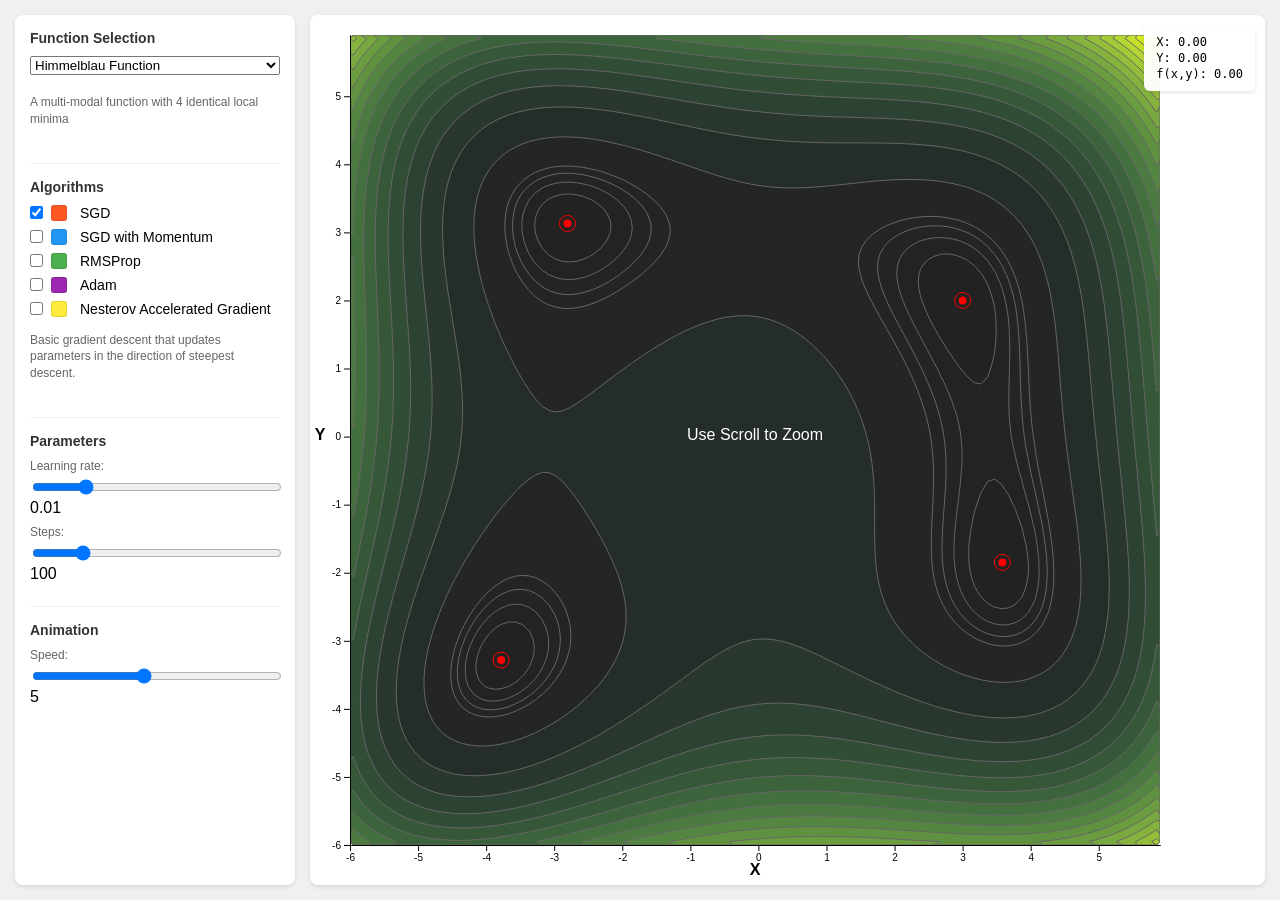
<file: cases/freelance/fe-tasks/algo-viz/algo-viz/index.html>
<!DOCTYPE html>
<html>
	<head>
		<meta charset="utf-8">
		<meta name="viewport" content="width=device-width, initial-scale=1">
		<title>Optimization Algorithm Visualization</title>
		<link rel="stylesheet" type="text/css" href="index.css">
	</head>
	<body>
		<div id="container">
			<div id="controls">
				<div class="control-group">
					<h3>Function Selection</h3>
					<select id="function-select" style="width: 100%; margin-bottom: 15px;">
						<option value="himmelblau">Himmelblau Function</option>
						<option value="rastrigin">Rastrigin Function</option>
						<option value="rosenbrock">Rosenbrock Function</option>
						<option value="booth">Booth Function</option>
						<option value="beale">Beale Function</option>
						<option value="threehumpcamel">Three-Hump Camel Function</option>
						<option value="matyas">Matyas Functionl</option>
					</select>
					<div id="function-description" style="font-size: 12px; margin-bottom: 20px;"></div>
				</div>

				<div class="control-group">
					<h3>Algorithms</h3>
					<div class="algorithm-options">
						<div class="algorithm-option">
							<input type="checkbox" id="algo-sgd" value="sgd" checked>
							<span class="algorithm-color-block algorithm-color-sgd"></span>
							<label for="algo-sgd">SGD</label>
						</div>
						<div class="algorithm-option">
							<input type="checkbox" id="algo-momentum" value="momentum">
							<span class="algorithm-color-block algorithm-color-momentum"></span>
							<label for="algo-momentum">SGD with Momentum</label>
						</div>
						<div class="algorithm-option">
							<input type="checkbox" id="algo-rmsprop" value="rmsprop">
							<span class="algorithm-color-block algorithm-color-rmsprop"></span>
							<label for="algo-rmsprop">RMSProp</label>
						</div>
						<div class="algorithm-option">
							<input type="checkbox" id="algo-adam" value="adam">
							<span class="algorithm-color-block algorithm-color-adam"></span>
							<label for="algo-adam">Adam</label>
						</div>
						<div class="algorithm-option">
							<input type="checkbox" id="algo-nag" value="nag">
							<span class="algorithm-color-block algorithm-color-nag"></span>
							<label for="algo-nag">Nesterov Accelerated Gradient</label>
						</div>
					</div>
					<div id="algorithm-description" style="font-size: 12px; margin-bottom: 20px;"></div>
				</div>

				<div class="control-group">
					<h3>Parameters</h3>
					<div class="parameter">
						<label>Learning rate:</label>
						<input type="range" id="learning-rate" min="0.0001" max="0.05" step="0.0001" value="0.01">
						<span id="learning-rate-value">0.01</span>
					</div>
					<div class="parameter">
						<label>Steps:</label>
						<input type="range" id="num-steps" min="10" max="500" step="1" value="100">
						<span id="steps-value">100</span>
					</div>
				</div>

				<div class="control-group">
					<h3>Animation</h3>
					<div class="parameter">
						<label>Speed:</label>
						<input type="range" id="animation-speed" min="1" max="10" step="1" value="5">
						<span id="speed-value">5</span>
					</div>
				</div>
			</div>

			<div id="graph-container">
				<div id="graph"></div>
				<div id="coordinates">
					<div>X: <span id="x-coord">0.00</span></div>
					<div>Y: <span id="y-coord">0.00</span></div>
					<div>f(x,y): <span id="f-val">0.00</span></div>
				</div>
			</div>
		</div>
		<!-- Load scripts at the end of body -->
		<script src="d3-v4-min.js"></script>
		<script src="d3-scale-chromatic.v1.min.js"></script>
		<script src="d3-contour-v1-min.js"></script>
		<script src="data.js"></script>
		<script src="drawft.js"></script>
		<script src="function.js"></script>
	</body>
</html>
</file>
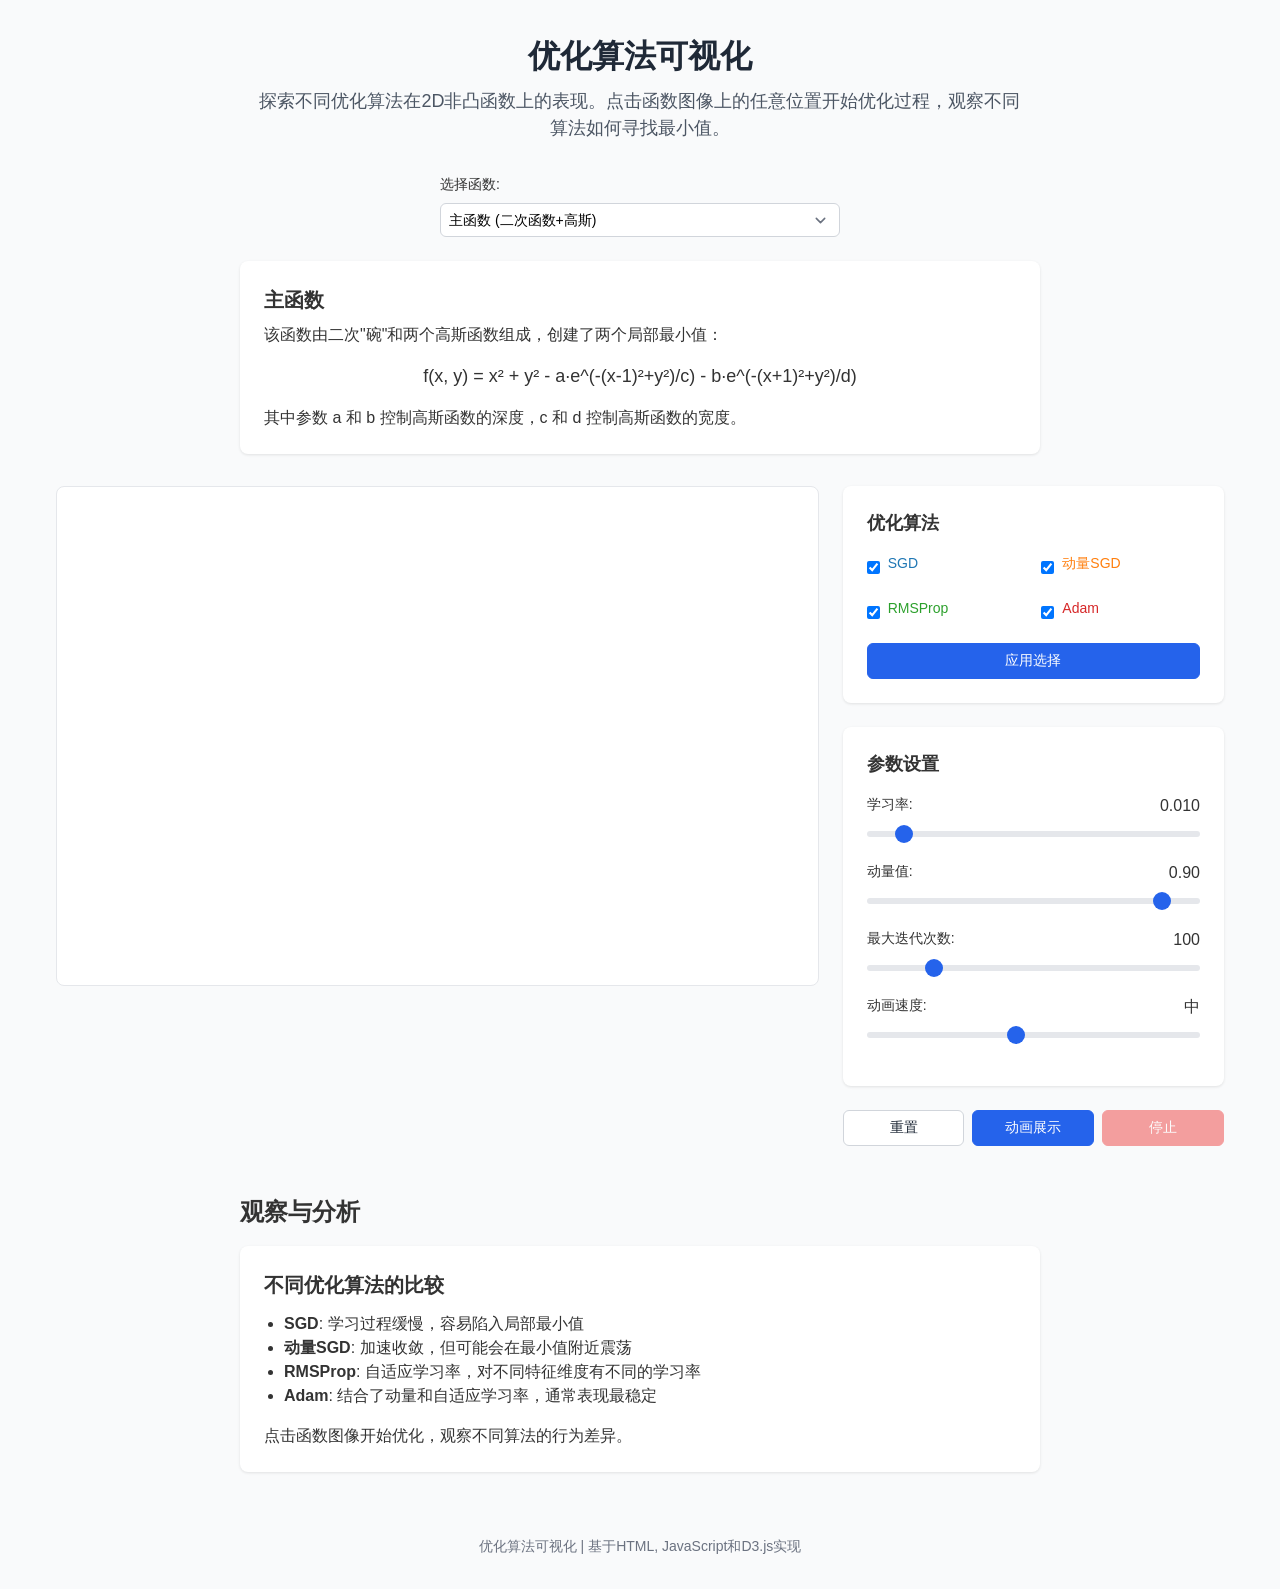
<file: cases/freelance/fe-tasks/algo-viz/demos/index.html>
<!DOCTYPE html>
<html lang="zh-CN">
<head>
  <meta charset="UTF-8">
  <meta name="viewport" content="width=device-width, initial-scale=1.0">
  <title>优化算法可视化</title>
  <!-- D3.js -->
  <script src="https://d3js.org/d3.v7.min.js"></script>
  <style>
    /* 基础样式 */
    * {
      box-sizing: border-box;
      margin: 0;
      padding: 0;
    }
    
    body {
      font-family: -apple-system, BlinkMacSystemFont, 'Segoe UI', Roboto, 'Helvetica Neue', Arial, sans-serif;
      line-height: 1.5;
      color: #333;
      background-color: #f9fafb;
    }
    
    .container {
      max-width: 1200px;
      margin: 0 auto;
      padding: 2rem 1rem;
    }
    
    header {
      text-align: center;
      margin-bottom: 2rem;
    }
    
    h1 {
      font-size: 2rem;
      font-weight: bold;
      color: #1f2937;
      margin-bottom: 0.5rem;
    }
    
    header p {
      font-size: 1.125rem;
      color: #4b5563;
      max-width: 48rem;
      margin: 0 auto;
    }
    
    /* 卡片样式 */
    .card {
      background-color: white;
      border-radius: 0.5rem;
      box-shadow: 0 1px 3px rgba(0, 0, 0, 0.1);
      padding: 1.5rem;
      margin-bottom: 1.5rem;
    }
    
    /* 网格布局 */
    .grid {
      display: grid;
      grid-template-columns: 1fr;
      gap: 1.5rem;
    }
    
    @media (min-width: 1024px) {
      .grid {
        grid-template-columns: 2fr 1fr;
      }
    }
    
    /* 可视化区域 */
    #visualization {
      width: 100%;
      height: 500px;
      border: 1px solid #e5e7eb;
      border-radius: 0.5rem;
      background-color: white;
    }
    
    /* 表单元素 */
    .form-group {
      margin-bottom: 1rem;
    }
    
    label {
      display: block;
      font-size: 0.875rem;
      font-weight: 500;
      margin-bottom: 0.5rem;
    }
    
    select, button {
      width: 100%;
      padding: 0.5rem;
      border-radius: 0.375rem;
      border: 1px solid #d1d5db;
      background-color: white;
      font-size: 0.875rem;
    }
    
    select {
      appearance: none;
      background-image: url("data:image/svg+xml,%3csvg xmlns='http://www.w3.org/2000/svg' fill='none' viewBox='0 0 20 20'%3e%3cpath stroke='%236b7280' stroke-linecap='round' stroke-linejoin='round' stroke-width='1.5' d='M6 8l4 4 4-4'/%3e%3c/svg%3e");
      background-position: right 0.5rem center;
      background-repeat: no-repeat;
      background-size: 1.5em 1.5em;
      padding-right: 2.5rem;
    }
    
    button {
      cursor: pointer;
      font-weight: 500;
      transition: background-color 0.2s;
    }
    
    button.primary {
      background-color: #2563eb;
      color: white;
      border-color: #2563eb;
    }
    
    button.primary:hover {
      background-color: #1d4ed8;
    }
    
    button.secondary {
      background-color: white;
      color: #1f2937;
    }
    
    button.secondary:hover {
      background-color: #f3f4f6;
    }
    
    button.danger {
      background-color: #ef4444;
      color: white;
      border-color: #ef4444;
    }
    
    button.danger:hover {
      background-color: #dc2626;
    }
    
    button:disabled {
      opacity: 0.5;
      cursor: not-allowed;
    }
    
    /* 滑块样式 */
    .slider-container {
      display: flex;
      flex-direction: column;
      margin-bottom: 1.5rem;
    }
    
    .slider-header {
      display: flex;
      justify-content: space-between;
      margin-bottom: 0.5rem;
    }
    
    .slider {
      -webkit-appearance: none;
      width: 100%;
      height: 6px;
      border-radius: 3px;
      background: #e5e7eb;
      outline: none;
    }
    
    .slider::-webkit-slider-thumb {
      -webkit-appearance: none;
      appearance: none;
      width: 18px;
      height: 18px;
      border-radius: 50%;
      background: #2563eb;
      cursor: pointer;
    }
    
    .slider::-moz-range-thumb {
      width: 18px;
      height: 18px;
      border-radius: 50%;
      background: #2563eb;
      cursor: pointer;
      border: none;
    }
    
    /* 复选框样式 */
    .checkbox-group {
      display: grid;
      grid-template-columns: 1fr 1fr;
      gap: 1rem;
      margin-bottom: 1rem;
    }
    
    .checkbox-container {
      display: flex;
      align-items: center;
    }
    
    .checkbox-container input[type="checkbox"] {
      margin-right: 0.5rem;
    }
    
    /* 进度条 */
    .progress-container {
      margin-top: 1rem;
    }
    
    .progress-header {
      display: flex;
      justify-content: space-between;
      margin-bottom: 0.5rem;
      font-size: 0.875rem;
    }
    
    .progress {
      width: 100%;
      height: 8px;
      background-color: #e5e7eb;
      border-radius: 4px;
      overflow: hidden;
    }
    
    .progress-bar {
      height: 100%;
      background-color: #2563eb;
      transition: width 0.2s;
    }
    
    /* 按钮组 */
    .button-group {
      display: flex;
      gap: 0.5rem;
      margin-top: 1rem;
    }
    
    .button-group button {
      flex: 1;
    }
    
    /* 页脚 */
    footer {
      text-align: center;
      margin-top: 4rem;
      color: #6b7280;
      font-size: 0.875rem;
    }
  </style>
</head>
<body>
  <div class="container">
    <header>
      <h1>优化算法可视化</h1>
      <p>探索不同优化算法在2D非凸函数上的表现。点击函数图像上的任意位置开始优化过程，观察不同算法如何寻找最小值。</p>
    </header>

    <div class="form-group" style="max-width: 400px; margin: 0 auto 1.5rem;">
      <label for="function-select">选择函数:</label>
      <select id="function-select">
        <option value="main">主函数 (二次函数+高斯)</option>
        <option value="rastrigin">Rastrigin 函数</option>
        <option value="rosenbrock">Rosenbrock 函数</option>
      </select>
    </div>

    <div class="card" style="max-width: 800px; margin: 0 auto 2rem;">
      <div id="function-description">
        <h3 style="font-size: 1.25rem; font-weight: 600; margin-bottom: 0.5rem;">主函数</h3>
        <p style="margin-bottom: 0.5rem;">该函数由二次"碗"和两个高斯函数组成，创建了两个局部最小值：</p>
        <p style="text-align: center; margin: 1rem 0; font-size: 1.125rem;">
          f(x, y) = x² + y² - a·e^(-(x-1)²+y²)/c) - b·e^(-(x+1)²+y²)/d)
        </p>
        <p>其中参数 a 和 b 控制高斯函数的深度，c 和 d 控制高斯函数的宽度。</p>
      </div>
    </div>

    <div class="grid">
      <div>
        <div id="visualization"></div>
        
        <!-- 进度条 -->
        <div id="progress-container" class="progress-container" style="display: none;">
          <div class="progress-header">
            <span>优化进度: 迭代 <span id="current-iteration">0</span>/<span id="max-iterations">100</span></span>
            <span id="progress-percentage">0%</span>
          </div>
          <div class="progress">
            <div id="progress-bar" class="progress-bar" style="width: 0%;"></div>
          </div>
        </div>
      </div>

      <div>
        <!-- 优化算法选择 -->
        <div class="card">
          <h3 style="font-size: 1.125rem; font-weight: 600; margin-bottom: 1rem;">优化算法</h3>
          <div class="checkbox-group">
            <div class="checkbox-container">
              <input type="checkbox" id="sgd-toggle" checked>
              <label for="sgd-toggle" style="display: inline; color: #1f77b4;">SGD</label>
            </div>
            <div class="checkbox-container">
              <input type="checkbox" id="momentum-toggle" checked>
              <label for="momentum-toggle" style="display: inline; color: #ff7f0e;">动量SGD</label>
            </div>
            <div class="checkbox-container">
              <input type="checkbox" id="rmsprop-toggle" checked>
              <label for="rmsprop-toggle" style="display: inline; color: #2ca02c;">RMSProp</label>
            </div>
            <div class="checkbox-container">
              <input type="checkbox" id="adam-toggle" checked>
              <label for="adam-toggle" style="display: inline; color: #d62728;">Adam</label>
            </div>
          </div>
          <button id="apply-button" class="primary">应用选择</button>
        </div>

        <!-- 参数设置 -->
        <div class="card" style="margin-top: 1.5rem;">
          <h3 style="font-size: 1.125rem; font-weight: 600; margin-bottom: 1rem;">参数设置</h3>
          
          <div class="slider-container">
            <div class="slider-header">
              <label for="learning-rate">学习率:</label>
              <span id="learning-rate-value">0.010</span>
            </div>
            <input type="range" id="learning-rate" class="slider" min="0.001" max="0.1" step="0.001" value="0.01">
          </div>
          
          <div class="slider-container">
            <div class="slider-header">
              <label for="momentum">动量值:</label>
              <span id="momentum-value">0.90</span>
            </div>
            <input type="range" id="momentum" class="slider" min="0" max="0.99" step="0.01" value="0.9">
          </div>
          
          <div class="slider-container">
            <div class="slider-header">
              <label for="iterations">最大迭代次数:</label>
              <span id="iterations-value">100</span>
            </div>
            <input type="range" id="iterations" class="slider" min="10" max="500" step="10" value="100">
          </div>
          
          <div class="slider-container">
            <div class="slider-header">
              <label for="animation-speed">动画速度:</label>
              <span id="animation-speed-value">中</span>
            </div>
            <input type="range" id="animation-speed" class="slider" min="10" max="100" step="10" value="50">
          </div>
        </div>

        <!-- 按钮组 -->
        <div class="button-group">
          <button id="reset-button" class="secondary">重置</button>
          <button id="animate-button" class="primary">动画展示</button>
          <button id="stop-button" class="danger" disabled>停止</button>
        </div>
      </div>
    </div>

    <div style="max-width: 800px; margin: 3rem auto 0;">
      <h2 style="font-size: 1.5rem; font-weight: 700; margin-bottom: 1rem;">观察与分析</h2>
      <div class="card">
        <h3 style="font-size: 1.25rem; font-weight: 600; margin-bottom: 0.75rem;">不同优化算法的比较</h3>
        <ul style="list-style-type: disc; padding-left: 1.25rem; margin-bottom: 1rem;">
          <li><strong>SGD</strong>: 学习过程缓慢，容易陷入局部最小值</li>
          <li><strong>动量SGD</strong>: 加速收敛，但可能会在最小值附近震荡</li>
          <li><strong>RMSProp</strong>: 自适应学习率，对不同特征维度有不同的学习率</li>
          <li><strong>Adam</strong>: 结合了动量和自适应学习率，通常表现最稳定</li>
        </ul>
        <p>点击函数图像开始优化，观察不同算法的行为差异。</p>
      </div>
    </div>

    <footer>
      <p>优化算法可视化 | 基于HTML, JavaScript和D3.js实现</p>
    </footer>
  </div>

  <script>
    // 函数定义
    const functions = {
      // 主函数：二次函数 + 两个高斯函数
      main: (x, y, params = {}) => {
        const a = 1.5;
        const b = 1.0;
        const c = 0.2;
        const d = 0.2;

        return (
          x * x + y * y - a * Math.exp(-((x - 1) * (x - 1) + y * y) / c) - b * Math.exp(-((x + 1) * (x + 1) + y * y) / d)
        );
      },

      // Rastrigin函数
      rastrigin: (x, y) => {
        const A = 10;
        return 2 * A + (x * x - A * Math.cos(2 * Math.PI * x)) + (y * y - A * Math.cos(2 * Math.PI * y));
      },

      // Rosenbrock函数
      rosenbrock: (x, y) => {
        const a = 1,
          b = 100;
        return Math.pow(a - x, 2) + b * Math.pow(y - x * x, 2);
      }
    };

    // 函数域范围配置
    const functionDomains = {
      main: {
        xDomain: [-2, 2],
        yDomain: [-2, 2]
      },
      rastrigin: {
        xDomain: [-5, 5],
        yDomain: [-5, 5]
      },
      rosenbrock: {
        xDomain: [-2, 2],
        yDomain: [-1, 3]
      }
    };

    // 函数描述
    const functionDescriptions = {
      main: `
        <h3 style="font-size: 1.25rem; font-weight: 600; margin-bottom: 0.5rem;">主函数</h3>
        <p style="margin-bottom: 0.5rem;">该函数由二次"碗"和两个高斯函数组成，创建了两个局部最小值：</p>
        <p style="text-align: center; margin: 1rem 0; font-size: 1.125rem;">
          f(x, y) = x² + y² - a·e^(-(x-1)²+y²)/c) - b·e^(-(x+1)²+y²)/d)
        </p>
        <p>其中参数 a 和 b 控制高斯函数的深度，c 和 d 控制高斯函数的宽度。</p>
      `,
      rastrigin: `
        <h3 style="font-size: 1.25rem; font-weight: 600; margin-bottom: 0.5rem;">Rastrigin 函数</h3>
        <p style="margin-bottom: 0.5rem;">Rastrigin 函数是一个经典的优化测试函数，具有多个局部最小值：</p>
        <p style="text-align: center; margin: 1rem 0; font-size: 1.125rem;">f(x, y) = 20 + x² - 10·cos(2πx) + y² - 10·cos(2πy)</p>
        <p>它由一个二次碗和正弦波组成，创建了大量的局部最小值，全局最小值位于 (0,0)。</p>
      `,
      rosenbrock: `
        <h3 style="font-size: 1.25rem; font-weight: 600; margin-bottom: 0.5rem;">Rosenbrock 函数</h3>
        <p style="margin-bottom: 0.5rem;">Rosenbrock 函数（香蕉函数）是另一个经典的优化测试函数：</p>
        <p style="text-align: center; margin: 1rem 0; font-size: 1.125rem;">f(x, y) = (1-x)² + 100(y-x²)²</p>
        <p>它的全局最小值位于弯曲的山谷内，算法通常很容易找到山谷，但很难找到山谷内的最小值。</p>
      `
    };

    // 计算梯度
    function gradient(func, x, y, params = {}, h = 1e-4) {
      const fx1 = func(x + h, y, params);
      const fx2 = func(x - h, y, params);
      const fy1 = func(x, y + h, params);
      const fy2 = func(x, y - h, params);

      const dx = (fx1 - fx2) / (2 * h);
      const dy = (fy1 - fy2) / (2 * h);

      return [dx, dy];
    }

    // 优化器基类
    class Optimizer {
      constructor(params = {}) {
        this.lr = params.lr || 0.01;
      }

      step(gradient) {
        throw new Error("Not implemented");
      }

      reset() {
        // 重置优化器状态
      }
    }

    // SGD优化器
    class SGD extends Optimizer {
      constructor(params = {}) {
        super(params);
      }

      step(gradient) {
        return gradient.map(g => g * this.lr);
      }

      reset() {
        // SGD没有状态需要重置
      }
    }

    // 带动量的SGD优化器
    class MomentumSGD extends Optimizer {
      constructor(params = {}) {
        super(params);
        this.momentum = params.momentum || 0.9;
        this.velocity = [0, 0];
      }

      step(gradient) {
        this.velocity = this.velocity.map((v, i) => this.momentum * v - this.lr * gradient[i]);
        return [...this.velocity];
      }

      reset() {
        this.velocity = [0, 0];
      }
    }

    // RMSProp优化器
    class RMSProp extends Optimizer {
      constructor(params = {}) {
        super(params);
        this.decay = params.decay || 0.99;
        this.epsilon = params.epsilon || 1e-8;
        this.cache = [0, 0];
      }

      step(gradient) {
        this.cache = this.cache.map((c, i) => this.decay * c + (1 - this.decay) * gradient[i] * gradient[i]);
        return gradient.map((g, i) => (this.lr * g) / (Math.sqrt(this.cache[i]) + this.epsilon));
      }

      reset() {
        this.cache = [0, 0];
      }
    }

    // Adam优化器
    class Adam extends Optimizer {
      constructor(params = {}) {
        super(params);
        this.beta1 = params.beta1 || 0.9;
        this.beta2 = params.beta2 || 0.999;
        this.epsilon = params.epsilon || 1e-8;
        this.m = [0, 0];
        this.v = [0, 0];
        this.t = 0;
      }

      step(gradient) {
        this.t += 1;

        // Update biased first moment estimate
        this.m = this.m.map((m, i) => this.beta1 * m + (1 - this.beta1) * gradient[i]);

        // Update biased second raw moment estimate
        this.v = this.v.map((v, i) => this.beta2 * v + (1 - this.beta2) * gradient[i] * gradient[i]);

        // Compute bias-corrected first moment estimate
        const mCorrected = this.m.map(m => m / (1 - Math.pow(this.beta1, this.t)));

        // Compute bias-corrected second raw moment estimate
        const vCorrected = this.v.map(v => v / (1 - Math.pow(this.beta2, this.t)));

        // Update parameters
        return mCorrected.map((m, i) => (this.lr * m) / (Math.sqrt(vCorrected[i]) + this.epsilon));
      }

      reset() {
        this.m = [0, 0];
        this.v = [0, 0];
        this.t = 0;
      }
    }

    // 主应用类
    class OptimizationVisualization {
      constructor() {
        // DOM元素
        this.visualizationEl = document.getElementById('visualization');
        this.functionSelectEl = document.getElementById('function-select');
        this.functionDescriptionEl = document.getElementById('function-description');
        this.learningRateEl = document.getElementById('learning-rate');
        this.learningRateValueEl = document.getElementById('learning-rate-value');
        this.momentumEl = document.getElementById('momentum');
        this.momentumValueEl = document.getElementById('momentum-value');
        this.iterationsEl = document.getElementById('iterations');
        this.iterationsValueEl = document.getElementById('iterations-value');
        this.animationSpeedEl = document.getElementById('animation-speed');
        this.animationSpeedValueEl = document.getElementById('animation-speed-value');
        this.sgdToggleEl = document.getElementById('sgd-toggle');
        this.momentumToggleEl = document.getElementById('momentum-toggle');
        this.rmspropToggleEl = document.getElementById('rmsprop-toggle');
        this.adamToggleEl = document.getElementById('adam-toggle');
        this.applyButtonEl = document.getElementById('apply-button');
        this.resetButtonEl = document.getElementById('reset-button');
        this.animateButtonEl = document.getElementById('animate-button');
        this.stopButtonEl = document.getElementById('stop-button');
        this.progressContainerEl = document.getElementById('progress-container');
        this.currentIterationEl = document.getElementById('current-iteration');
        this.maxIterationsEl = document.getElementById('max-iterations');
        this.progressPercentageEl = document.getElementById('progress-percentage');
        this.progressBarEl = document.getElementById('progress-bar');

        // 状态
        this.currentFunction = 'main';
        this.learningRate = 0.01;
        this.momentum = 0.9;
        this.maxIterations = 100;
        this.isAnimating = false;
        this.animationProgress = 0;
        this.animationSpeed = 50;
        this.currentIteration = 0;
        this.activeOptimizers = {
          sgd: true,
          momentum: true,
          rmsprop: true,
          adam: true
        };

        // 可视化元素
        this.svg = null;
        this.g = null;
        this.contourGroup = null;
        this.pathGroup = null;
        this.xScale = null;
        this.yScale = null;
        this.paths = {};
        this.currentPosition = null;
        this.animationId = null;

        // 优化器实例
        this.optimizers = {
          sgd: new SGD({ lr: this.learningRate }),
          momentum: new MomentumSGD({ lr: this.learningRate, momentum: this.momentum }),
          rmsprop: new RMSProp({ lr: this.learningRate }),
          adam: new Adam({ lr: this.learningRate })
        };

        // 颜色
        this.colors = {
          sgd: "#1f77b4",
          momentum: "#ff7f0e",
          rmsprop: "#2ca02c",
          adam: "#d62728"
        };

        // 初始化
        this.initEventListeners();
        this.initVisualization();
      }

      // 初始化事件监听器
      initEventListeners() {
        // 函数选择
        this.functionSelectEl.addEventListener('change', () => {
          this.currentFunction = this.functionSelectEl.value;
          this.functionDescriptionEl.innerHTML = functionDescriptions[this.currentFunction];
          this.initVisualization();
        });

        // 学习率滑块
        this.learningRateEl.addEventListener('input', () => {
          this.learningRate = parseFloat(this.learningRateEl.value);
          this.learningRateValueEl.textContent = this.learningRate.toFixed(3);
          this.updateOptimizers();
        });

        // 动量滑块
        this.momentumEl.addEventListener('input', () => {
          this.momentum = parseFloat(this.momentumEl.value);
          this.momentumValueEl.textContent = this.momentum.toFixed(2);
          this.updateOptimizers();
        });

        // 迭代次数滑块
        this.iterationsEl.addEventListener('input', () => {
          this.maxIterations = parseInt(this.iterationsEl.value);
          this.iterationsValueEl.textContent = this.maxIterations;
          this.maxIterationsEl.textContent = this.maxIterations;
        });

        // 动画速度滑块
        this.animationSpeedEl.addEventListener('input', () => {
          this.animationSpeed = parseInt(this.animationSpeedEl.value);
          this.animationSpeedValueEl.textContent = this.animationSpeed === 100 ? "慢" : this.animationSpeed === 50 ? "中" : "快";
        });

        // 优化器复选框
        this.sgdToggleEl.addEventListener('change', () => {
          this.activeOptimizers.sgd = this.sgdToggleEl.checked;
        });

        this.momentumToggleEl.addEventListener('change', () => {
          this.activeOptimizers.momentum = this.momentumToggleEl.checked;
        });

        this.rmspropToggleEl.addEventListener('change', () => {
          this.activeOptimizers.rmsprop = this.rmspropToggleEl.checked;
        });

        this.adamToggleEl.addEventListener('change', () => {
          this.activeOptimizers.adam = this.adamToggleEl.checked;
        });

        // 按钮
        this.applyButtonEl.addEventListener('click', () => {
          this.applyOptimizerSelection();
        });

        this.resetButtonEl.addEventListener('click', () => {
          this.resetPaths();
        });

        this.animateButtonEl.addEventListener('click', () => {
          this.animateOptimization();
        });

        this.stopButtonEl.addEventListener('click', () => {
          this.stopAnimation();
        });
      }

      // 初始化可视化
      initVisualization() {
        // 清空容器
        this.visualizationEl.innerHTML = '';

        // 获取容器尺寸
        const width = this.visualizationEl.clientWidth;
        const height = 500;
        const margin = { top: 20, right: 20, bottom: 40, left: 40 };

        // 创建SVG
        this.svg = d3.select(this.visualizationEl)
          .append('svg')
          .attr('width', width)
          .attr('height', height);

        this.g = this.svg.append('g')
          .attr('transform', `translate(${margin.left},${margin.top})`);

        const domain = functionDomains[this.currentFunction];

        // 设置比例尺
        this.xScale = d3.scaleLinear()
          .domain(domain.xDomain)
          .range([0, width - margin.left - margin.right]);

        this.yScale = d3.scaleLinear()
          .domain(domain.yDomain)
          .range([height - margin.top - margin.bottom, 0]);

        // 添加X轴
        this.g.append('g')
          .attr('transform', `translate(0,${height - margin.top - margin.bottom})`)
          .call(d3.axisBottom(this.xScale));

        // 添加Y轴
        this.g.append('g')
          .call(d3.axisLeft(this.yScale));

        // 创建等高线组
        this.contourGroup = this.g.append('g')
          .attr('class', 'contours');

        // 创建路径组
        this.pathGroup = this.g.append('g')
          .attr('class', 'path-group');

        // 创建等高线图
        this.createContourPlot();

        // 添加点击事件
        this.svg.on('click', (event) => {
          if (this.isAnimating) return;

          const [x, y] = d3.pointer(event);
          const realX = this.xScale.invert(x - margin.left);
          const realY = this.yScale.invert(y - margin.top);

          this.resetPaths();
          this.startOptimization(realX, realY);
        });

        // 更新优化器
        this.updateOptimizers();
      }

      // 创建等高线图
      createContourPlot() {
        const width = this.visualizationEl.clientWidth;
        const height = 500;
        const margin = { top: 20, right: 20, bottom: 40, left: 40 };
        const n = 100; // 网格大小
        const data = new Array(n * n);
        const plotWidth = width - margin.left - margin.right;
        const plotHeight = height - margin.top - margin.bottom;

        // 计算函数值
        for (let j = 0; j < n; j++) {
          for (let i = 0; i < n; i++) {
            const x = this.xScale.invert((i * plotWidth) / (n - 1));
            const y = this.yScale.invert((j * plotHeight) / (n - 1));
            data[j * n + i] = functions[this.currentFunction](x, y);
          }
        }

        // 创建等高线
        const thresholds = this.currentFunction === 'rastrigin' ? 30 : 20;
        const contours = d3.contours()
          .size([n, n])
          .thresholds(thresholds)(data);

        // 颜色比例尺
        const colorScale = d3.scaleSequential(
            this.currentFunction === 'rastrigin' ? d3.interpolateInferno : d3.interpolateViridis
          )
          .domain(d3.extent(data));

        // 绘制等高线
        this.contourGroup.selectAll('path')
          .data(contours)
          .join('path')
          .attr('d', d3.geoPath(d3.geoIdentity().scale(plotWidth / n)))
          .attr('fill', d => colorScale(d.value))
          .attr('stroke', this.currentFunction === 'rastrigin' ? 'rgba(255,255,255,0.1)' : 'none')
          .attr('stroke-width', 0.5);
      }

      // 重置路径
      resetPaths() {
        this.pathGroup.selectAll('*').remove();
        this.paths = {};
        this.currentPosition = null;
        this.setAnimationProgress(0);
        this.currentIteration = 0;
        this.currentIterationEl.textContent = '0';

        // 重置优化器状态
        Object.values(this.optimizers).forEach(opt => {
          if (opt && typeof opt.reset === 'function') {
            opt.reset();
          }
        });
      }

      // 更新优化器
      updateOptimizers() {
        this.optimizers = {
          sgd: new SGD({ lr: this.learningRate }),
          momentum: new MomentumSGD({ lr: this.learningRate, momentum: this.momentum }),
          rmsprop: new RMSProp({ lr: this.learningRate }),
          adam: new Adam({ lr: this.learningRate })
        };
      }

      // 开始优化
      startOptimization(x, y) {
        this.currentPosition = [x, y];

        // 为每个活跃的优化器创建路径
        const activeOptimizerKeys = Object.entries(this.activeOptimizers)
          .filter(([_, active]) => active)
          .map(([key]) => key);

        activeOptimizerKeys.forEach(name => {
          this.paths[name] = {
            points: [[x, y]],
            path: this.pathGroup.append('path')
              .attr('fill', 'none')
              .attr('stroke', this.colors[name])
              .attr('stroke-width', 2)
          };
        });

        // 添加起始点
        this.pathGroup.append('circle')
          .attr('class', 'position-point')
          .attr('cx', this.xScale(x))
          .attr('cy', this.yScale(y))
          .attr('r', 5)
          .attr('fill', 'black');

        // 运行优化
        this.runFullOptimization();
      }

      // 运行完整优化
      runFullOptimization() {
        const minGradNorm = this.currentFunction === 'rastrigin' ? 1e-4 : 1e-6;
        const activeOptimizerKeys = Object.entries(this.activeOptimizers)
          .filter(([_, active]) => active)
          .map(([key]) => key);

        // 只有在有活跃的优化器时才继续
        if (activeOptimizerKeys.length === 0) return;

        for (let i = 0; i < this.maxIterations; i++) {
          let allConverged = true;

          activeOptimizerKeys.forEach(name => {
            if (!this.paths[name]) return;

            const path = this.paths[name];
            const lastPoint = path.points[path.points.length - 1];
            const [x, y] = lastPoint;

            // 计算梯度
            const grad = gradient(functions[this.currentFunction], x, y);
            const gradNorm = Math.sqrt(grad[0] * grad[0] + grad[1] * grad[1]);

            if (gradNorm > minGradNorm) {
              allConverged = false;

              // 应用优化器更新
              const optimizer = this.optimizers[name];
              if (!optimizer) return;

              const update = optimizer.step(grad);
              let newX = x - update[0];
              let newY = y - update[1];

              // 对于Rastrigin函数，添加一些噪声以帮助逃离局部最小值
              if (this.currentFunction === 'rastrigin' && Math.random() < 0.1 && i < this.maxIterations / 2) {
                newX += (Math.random() - 0.5) * 0.1;
                newY += (Math.random() - 0.5) * 0.1;
              }

              path.points.push([newX, newY]);
            }
          });

          if (allConverged) break;
        }

        // 更新路径可视化
        this.updatePaths();

        // 添加终点
        activeOptimizerKeys.forEach(name => {
          if (!this.paths[name]) return;

          const path = this.paths[name];
          const [x, y] = path.points[path.points.length - 1];

          this.pathGroup.append('circle')
            .attr('class', 'position-point')
            .attr('cx', this.xScale(x))
            .attr('cy', this.yScale(y))
            .attr('r', 4)
            .attr('fill', this.colors[name]);
        });
      }

      // 动画优化过程
      animateOptimization() {
        try {
          console.log("Starting animation...");

          // 禁用按钮并重置状态
          this.setIsAnimating(true);
          this.setAnimationProgress(0);
          this.resetPaths();
          this.currentIteration = 0;
          this.currentIterationEl.textContent = '0';

          // 如果没有当前位置，则设置默认位置
          if (!this.currentPosition) {
            const domain = functionDomains[this.currentFunction];
            // 对于Rastrigin函数，从更接近全局最小值的位置开始
            const defaultX = this.currentFunction === 'rastrigin' ? 0.1 : (domain.xDomain[0] + domain.xDomain[1]) / 2;
            const defaultY = this.currentFunction === 'rastrigin' ? 0.1 : (domain.yDomain[0] + domain.yDomain[1]) / 2;
            this.currentPosition = [defaultX, defaultY];
            console.log("Using default position:", defaultX, defaultY);
          }

          const [x, y] = this.currentPosition;
          console.log("Starting position:", x, y);

          // 获取活跃的优化器键
          const activeOptimizerKeys = Object.entries(this.activeOptimizers)
            .filter(([_, active]) => active)
            .map(([key]) => key);

          console.log("Active optimizers:", activeOptimizerKeys);

          // 只有在有活跃的优化器时才继续
          if (!activeOptimizerKeys || activeOptimizerKeys.length === 0) {
            console.log("No active optimizers");
            this.setIsAnimating(false);
            return;
          }

          // 初始化路径对象
          this.paths = {};

          // 为每个活跃的优化器创建路径
          for (const name of activeOptimizerKeys) {
            this.paths[name] = {
              points: [[x, y]],
              path: this.pathGroup.append('path')
                .attr('fill', 'none')
                .attr('stroke', this.colors[name])
                .attr('stroke-width', 2)
            };
          }

          // 添加起始点
          this.pathGroup.append('circle')
            .attr('class', 'position-point')
            .attr('cx', this.xScale(x))
            .attr('cy', this.yScale(y))
            .attr('r', 5)
            .attr('fill', 'black');

          let iteration = 0;
          const maxIter = this.maxIterations;

          // 根据函数调整minGradNorm
          const minGradNorm = this.currentFunction === 'rastrigin' ? 1e-4 : 1e-6;

          // 动画函数
          const animate = () => {
            try {
              console.log("Animation step, isAnimating:", this.isAnimating, "iteration:", iteration, "max:", maxIter);

              // 检查是否应该停止动画
              if (!this.isAnimating) {
                console.log("Animation stopped because isAnimating is false");
                this.finishAnimation(activeOptimizerKeys);
                return;
              }

              if (iteration >= maxIter) {
                console.log("Animation completed because max iterations reached");
                this.finishAnimation(activeOptimizerKeys);
                return;
              }

              // 更新进度
              const progress = Math.min(100, Math.round((iteration / maxIter) * 100));
              this.setAnimationProgress(progress);
              this.currentIteration = iteration;
              this.currentIterationEl.textContent = iteration.toString();
              console.log("Animation progress:", progress, "%, iteration:", iteration);

              // 为每个优化器处理一步
              let allConverged = true;

              for (const name of activeOptimizerKeys) {
                if (!this.paths[name]) {
                  console.log("Missing path for optimizer:", name);
                  continue;
                }

                const path = this.paths[name];
                if (!path.points || path.points.length === 0) {
                  console.log("No points for optimizer:", name);
                  continue;
                }

                const lastPoint = path.points[path.points.length - 1];
                const [x, y] = lastPoint;

                // 计算梯度
                const grad = gradient(functions[this.currentFunction], x, y);
                const gradNorm = Math.sqrt(grad[0] * grad[0] + grad[1] * grad[1]);
                console.log("Optimizer:", name, "position:", x, y, "gradient norm:", gradNorm);

                if (gradNorm > minGradNorm) {
                  allConverged = false;

                  // 应用优化器更新
                  const optimizer = this.optimizers[name];
                  if (!optimizer) {
                    console.log("Missing optimizer instance for:", name);
                    continue;
                  }

                  const update = optimizer.step(grad);

                  // 对于Rastrigin函数，添加一些噪声以帮助逃离局部最小值
                  let newX = x - update[0];
                  let newY = y - update[1];

                  if (this.currentFunction === 'rastrigin' && Math.random() < 0.1 && iteration < maxIter / 2) {
                    // 在前半部分迭代中10%的时间添加小的随机扰动
                    newX += (Math.random() - 0.5) * 0.1;
                    newY += (Math.random() - 0.5) * 0.1;
                    console.log("Added noise to", name, "new position:", newX, newY);
                  }

                  console.log("New position for", name, ":", newX, newY);
                  path.points.push([newX, newY]);
                }
              }

              // 更新路径可视化
              this.updatePaths();

              // 增加迭代计数器
              iteration++;

              // 如果所有优化器都已收敛，结束动画
              if (allConverged) {
                console.log("All optimizers converged");
                this.finishAnimation(activeOptimizerKeys);
              } else {
                // 继续动画
                console.log("Scheduling next animation step");
                this.animationId = window.setTimeout(animate, this.animationSpeed);
              }
            } catch (error) {
              console.error("Error in animation step:", error);
              this.setIsAnimating(false);
            }
          };

          // 开始动画
          console.log("Starting animation loop");
          animate();
        } catch (error) {
          console.error("Error starting animation:", error);
          this.setIsAnimating(false);
        }
      }

      // 完成动画
      finishAnimation(activeOptimizerKeys) {
        console.log("Finishing animation");

        // 添加终点
        for (const name of activeOptimizerKeys) {
          if (!this.paths[name]) continue;

          const path = this.paths[name];
          if (!path || !path.points || path.points.length === 0) continue;

          const [x, y] = path.points[path.points.length - 1];

          this.pathGroup.append('circle')
            .attr('class', 'position-point')
            .attr('cx', this.xScale(x))
            .attr('cy', this.yScale(y))
            .attr('r', 4)
            .attr('fill', this.colors[name]);
        }

        // 重置状态
        this.setIsAnimating(false);
        this.setAnimationProgress(100);
      }

      // 停止动画
      stopAnimation() {
        console.log("Stopping animation");
        if (this.animationId) {
          clearTimeout(this.animationId);
          this.animationId = null;
        }

        this.setIsAnimating(false);
      }

      // 更新路径
      updatePaths() {
        const line = d3.line()
          .x(d => this.xScale(d[0]))
          .y(d => this.yScale(d[1]))
          .curve(d3.curveBasis);

        Object.keys(this.paths).forEach(name => {
          if (!this.paths[name] || !this.paths[name].path) return;

          const path = this.paths[name];
          path.path.attr('d', line(path.points));
        });
      }

      // 应用优化器选择
      applyOptimizerSelection() {
        if (this.isAnimating) return;

        // 首先重置路径
        this.resetPaths();

        // 如果没有当前位置，则使用默认位置
        const domain = functionDomains[this.currentFunction];
        const x = this.currentPosition ? this.currentPosition[0] : (domain.xDomain[0] + domain.xDomain[1]) / 2;
        const y = this.currentPosition ? this.currentPosition[1] : (domain.yDomain[0] + domain.yDomain[1]) / 2;

        // 使用安全坐标开始优化
        this.startOptimization(x, y);
      }

      // 设置动画状态
      setIsAnimating(value) {
        this.isAnimating = value;
        this.animateButtonEl.disabled = value;
        this.stopButtonEl.disabled = !value;
        this.progressContainerEl.style.display = value ? 'block' : 'none';
      }

      // 设置动画进度
      setAnimationProgress(value) {
        this.animationProgress = value;
        this.progressPercentageEl.textContent = `${value}%`;
        this.progressBarEl.style.width = `${value}%`;
      }
    }

    // 初始化应用
    document.addEventListener('DOMContentLoaded', () => {
      new OptimizationVisualization();
    });
  </script>
</body>
</html>
</file>
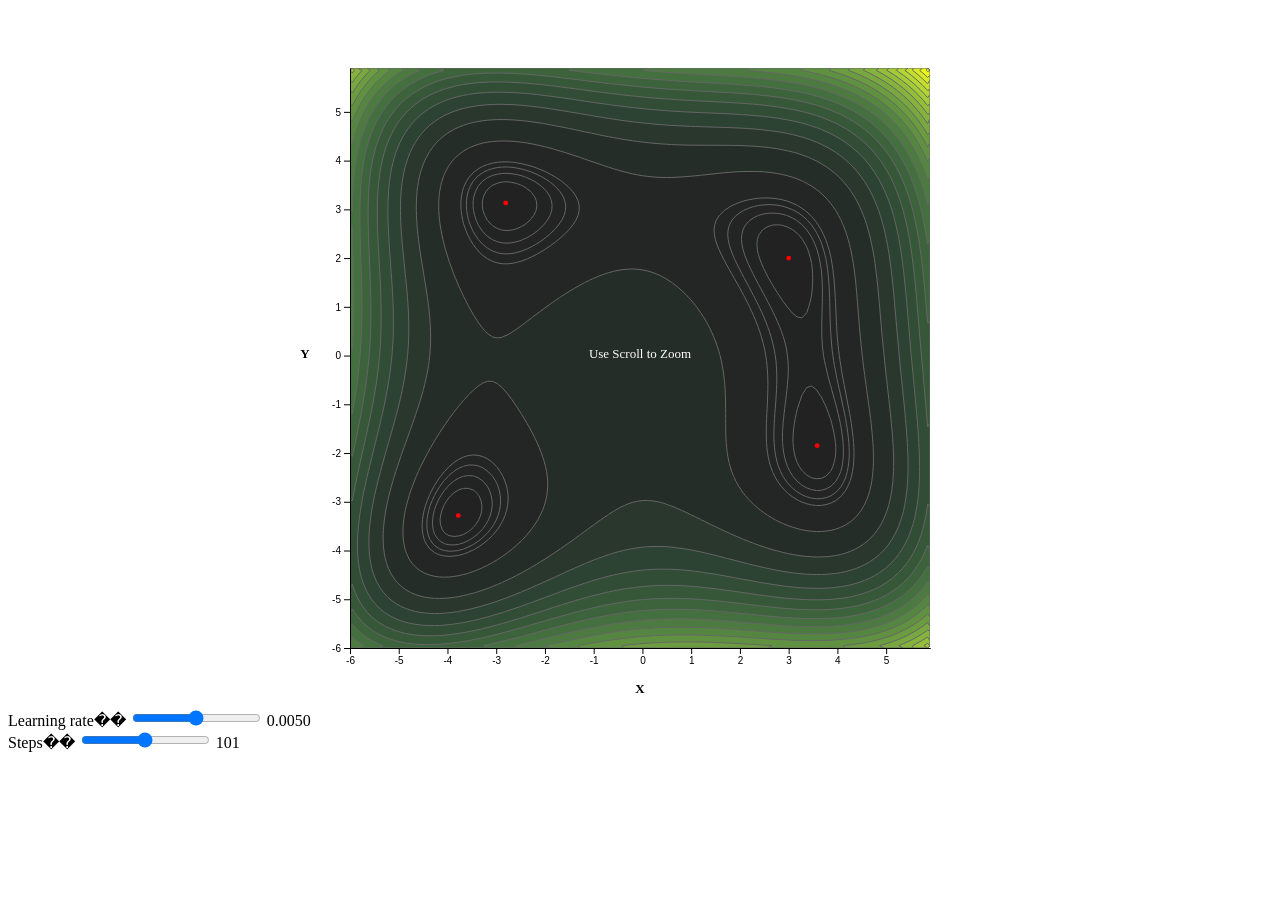
<file: cases/freelance/fe-tasks/algo-viz/ori/index.html>
<html>
	<head>
		<link rel="stylesheet" type="text/css" href="index.css">
		<meta name="viewport" content="width=device-width, initial-scale=1.0">
	</head>
	<body>
		<div id="graph-container"></div>
		<div>
			<label for="learning-rate">Learning rate��</label>
			<input type="range" id="learning-rate" min="0.0001" max="0.01" value="0.005" step="0.0001">
			<span id="learning-rate-value">0.001</span> <!-- current value -->
		</div>
		<div>
			<label for="num-steps">Steps��</label>
			<input type="range" id="num-steps" min="1" max="200" value="100" step="5">
			<span id="num-steps-value">10</span> <!-- current value -->
		</div>
	
		<script>
			// Get silder value and displayed value
			var learningRateSlider = document.getElementById("learning-rate");
			var learningRateValue = document.getElementById("learning-rate-value");
	
			var numStepsSlider = document.getElementById("num-steps");
			var numStepsValue = document.getElementById("num-steps-value");
	
			// Update displayed value of learning rate
			function updateLearningRateValue() {
				learningRateValue.textContent = parseFloat(learningRateSlider.value).toFixed(4); // Keep 4 decimal places
			}
	
			// Update display value of steps
			function updateNumStepsValue() {
				numStepsValue.textContent = numStepsSlider.value;
			}
	
			// Initialize the display values
			updateLearningRateValue();
			updateNumStepsValue();
	
			// Add event listener, update displayed value
			learningRateSlider.addEventListener("input", updateLearningRateValue);
			numStepsSlider.addEventListener("input", updateNumStepsValue);
		</script>
		
		<div id="bottom-graph"></div>
		<script src="d3-v4-min.js"></script>
		<script src="d3-contour-v1-min.js"></script>
		<script src="d3-scale-chromatic.v1.min.js"></script>
		<script src="data.js"></script>
		<script src="drawft.js"></script>
		<script src="function.js"></script>
	</body>
</html>
</file>
<file: cases/freelance/fe-tasks/algo-viz/algo-viz/index.css>
body {
    margin: 0;
    padding: 0;
    font-family: Arial, sans-serif;
    background-color: #f0f0f0;
    height: 100vh;
    overflow: hidden;
}

/* Container for entire page */
#main-container{
	width: 100%;
	position: relative;
	min-height: 100%;
}

/* Middle section (graph elements) */
#container {
    display: flex;
    flex-direction: row;
    height: 100vh;
    padding: 15px;
    box-sizing: border-box;
    gap: 15px;
}

#controls {
    flex: 0 0 250px;
    padding: 15px;
    background-color: white;
    border-radius: 8px;
    box-shadow: 0 2px 4px rgba(0,0,0,0.1);
    overflow-y: auto;
    max-height: calc(100vh - 30px);
}

.control-group {
    margin-bottom: 15px;
    padding-bottom: 15px;
    border-bottom: 1px solid #eee;
}

.control-group:last-child {
    border-bottom: none;
    margin-bottom: 0;
}

.control-group h3 {
    margin: 0 0 10px 0;
    font-size: 14px;
    color: #333;
}

.parameter {
    margin-bottom: 8px;
}

.parameter label {
    display: block;
    margin-bottom: 4px;
    font-size: 12px;
    color: #666;
}

select, input[type="range"] {
    width: 100%;
    margin-bottom: 4px;
}

#function-description, #algorithm-description {
    font-size: 12px;
    color: #666;
    line-height: 1.4;
    margin-top: 4px;
}

#graph-container {
    flex: 1;
    position: relative;
    background-color: white;
    border-radius: 8px;
    box-shadow: 0 2px 4px rgba(0,0,0,0.1);
    overflow: hidden;
    min-width: 0; /* 防止flex子项溢出 */
    max-height: calc(100vh - 30px);
    aspect-ratio: 1; /* 保持正方形 */
    margin: auto; /* 居中显示 */
}

#coordinates {
    position: absolute;
    top: 10px;
    right: 10px;
    background-color: rgba(255, 255, 255, 0.95);
    padding: 8px 12px;
    border-radius: 6px;
    box-shadow: 0 2px 4px rgba(0,0,0,0.1);
    font-family: monospace;
    font-size: 12px;
    transition: opacity 0.2s;
    z-index: 1000;
}

#coordinates div {
    margin: 2px 0;
}

.optimization-path {
    pointer-events: none;
    transition: opacity 0.3s;
}

#current-point {
    pointer-events: none;
    transition: transform 0.3s;
}

#graph {
    cursor: pointer;
}

/* Animation styles */
@keyframes pulse {
    0% { transform: scale(1); }
    50% { transform: scale(1.2); }
    100% { transform: scale(1); }
}

.point-pulse {
    animation: pulse 1s infinite;
}

/* Responsiveness */
@media screen and (max-width: 768px) {
    #container {
        flex-direction: column;
        padding: 10px;
        gap: 10px;
    }
    
    #controls {
        flex: none;
        width: auto;
        max-height: 40vh;
    }
    
    #graph-container {
        width: 100%;
        max-height: 55vh;
    }
}

.path-segment {
    stroke: #ff4444;
    stroke-width: 2;
    opacity: 0.6;
    transition: opacity 0.3s;
}

.path-segment:hover {
    opacity: 1;
}

#currentPoint {
    fill: #ff4444;
    stroke: white;
    stroke-width: 2;
    r: 4;
    transition: r 0.3s;
}

#currentPoint:hover {
    r: 6;
    cursor: pointer;
}

.algorithm-options {
    display: flex;
    flex-direction: column;
    gap: 8px;
    margin-bottom: 15px;
}

.algorithm-option {
    display: flex;
    align-items: center;
    gap: 8px;
}

.algorithm-option input[type="checkbox"] {
    margin: 0;
}

.algorithm-option label {
    font-size: 14px;
    cursor: pointer;
}

.algorithm-color-block {
    width: 14px;
    height: 14px;
    border-radius: 3px;
    display: inline-block;
    margin-right: 5px;
    border: 1px solid rgba(0,0,0,0.1);
}

.algorithm-color-sgd {
    background-color: #ff5722;  /* Orange */
}

.algorithm-color-momentum {
    background-color: #2196f3;  /* Blue */
}

.algorithm-color-rmsprop {
    background-color: #4caf50;  /* Green */
}

.algorithm-color-adam {
    background-color: #9c27b0;  /* Purple */
}

.algorithm-color-nag {
    background-color: #ffeb3b;  /* Yellow */
}

/* Color coding for algorithm paths */
.optimization-path-group-sgd {
    stroke: #ff5722;  /* Orange */
}

.optimization-path-group-momentum {
    stroke: #2196f3;  /* Blue */
}

.optimization-path-group-rmsprop {
    stroke: #4caf50;  /* Green */
}

.optimization-path-group-adam {
    stroke: #9c27b0;  /* Purple */
}

.optimization-path-group-nag {
    stroke: #ffeb3b;  /* Yellow */
}

.algorithm-label {
    font-size: 12px;
    font-weight: bold;
    pointer-events: none;
}
</file>
<file: cases/freelance/fe-tasks/algo-viz/ori/index.css>
/* Container for entire page */
#main-container{
	width: 100%;
	position: relative;
	min-height: 100%;
}



/* Middle section (graph elements) */

#graph-container{
	margin: 0 auto;
	width: 95%;
	max-width: 700px;
	color: #fff;
	font-size: 13px;
}

#graph{
	cursor: pointer;
}


/* Responsiveness */
@media screen and (max-width: 500px){
	#graph-container{
		font-size: 50px;
	}
}
</file>
